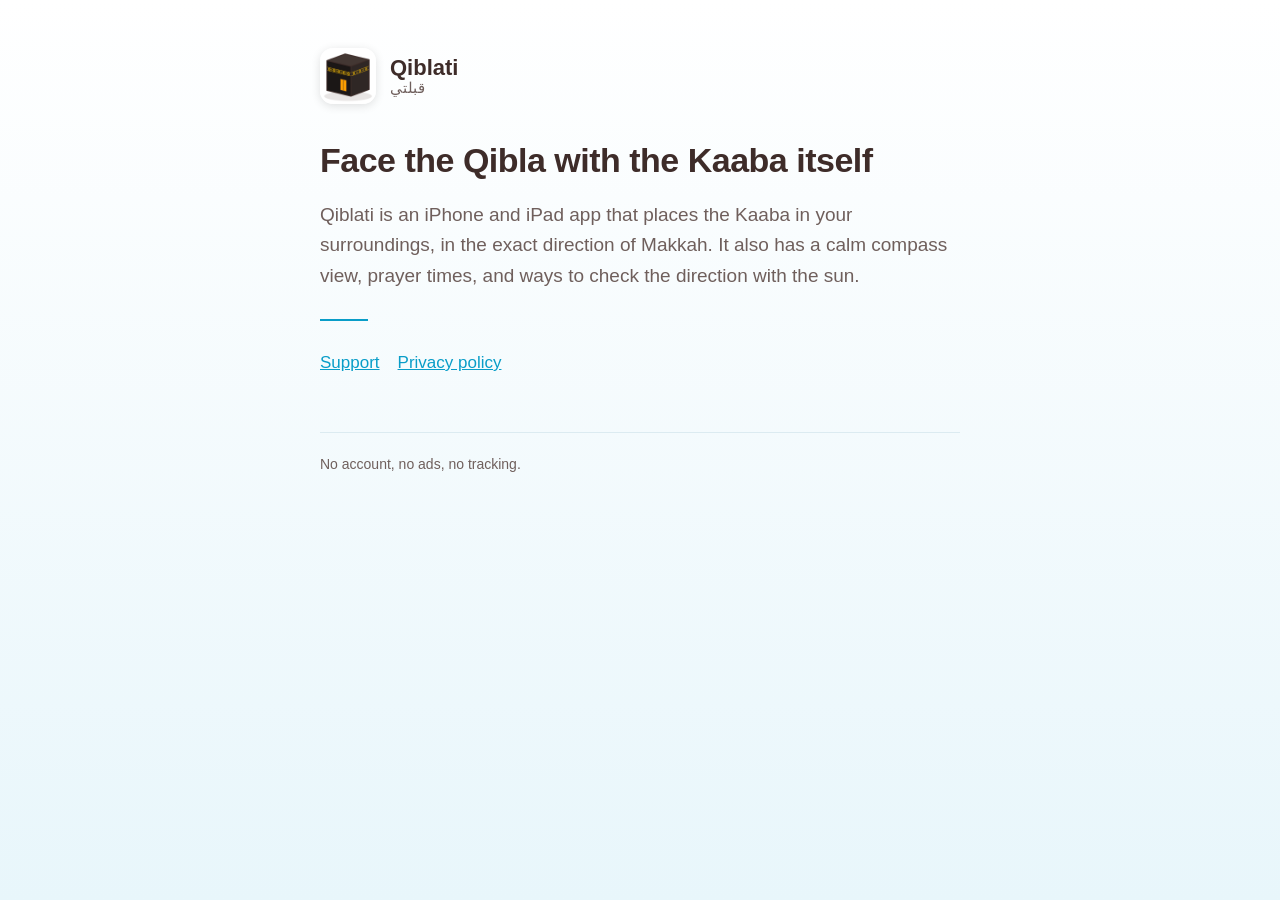
<file: index.html>
<!doctype html>
<html lang="en">
<head>
  <meta charset="utf-8">
  <meta name="viewport" content="width=device-width, initial-scale=1">
  <title>Qiblati · قبلتي</title>
  <meta name="description" content="Qiblati shows the Qibla by placing the Kaaba in your surroundings, with a compass, prayer times and ways to check the direction with the sun.">
  <link rel="icon" href="icon.png">
  <link rel="stylesheet" href="style.css">
</head>
<body>
<main>
  <header>
    <img src="icon.png" alt="">
    <div class="brand">Qiblati <span>قبلتي</span></div>
  </header>
  <h1>Face the Qibla with the Kaaba itself</h1>
  <p class="lede">Qiblati is an iPhone and iPad app that places the Kaaba in your surroundings, in the exact direction of Makkah. It also has a calm compass view, prayer times, and ways to check the direction with the sun.</p>
  <hr>
  <nav class="links">
    <a href="support/">Support</a>
    <a href="privacy/">Privacy policy</a>
  </nav>
  <footer>No account, no ads, no tracking.</footer>
</main>
</body>
</html>
</file>
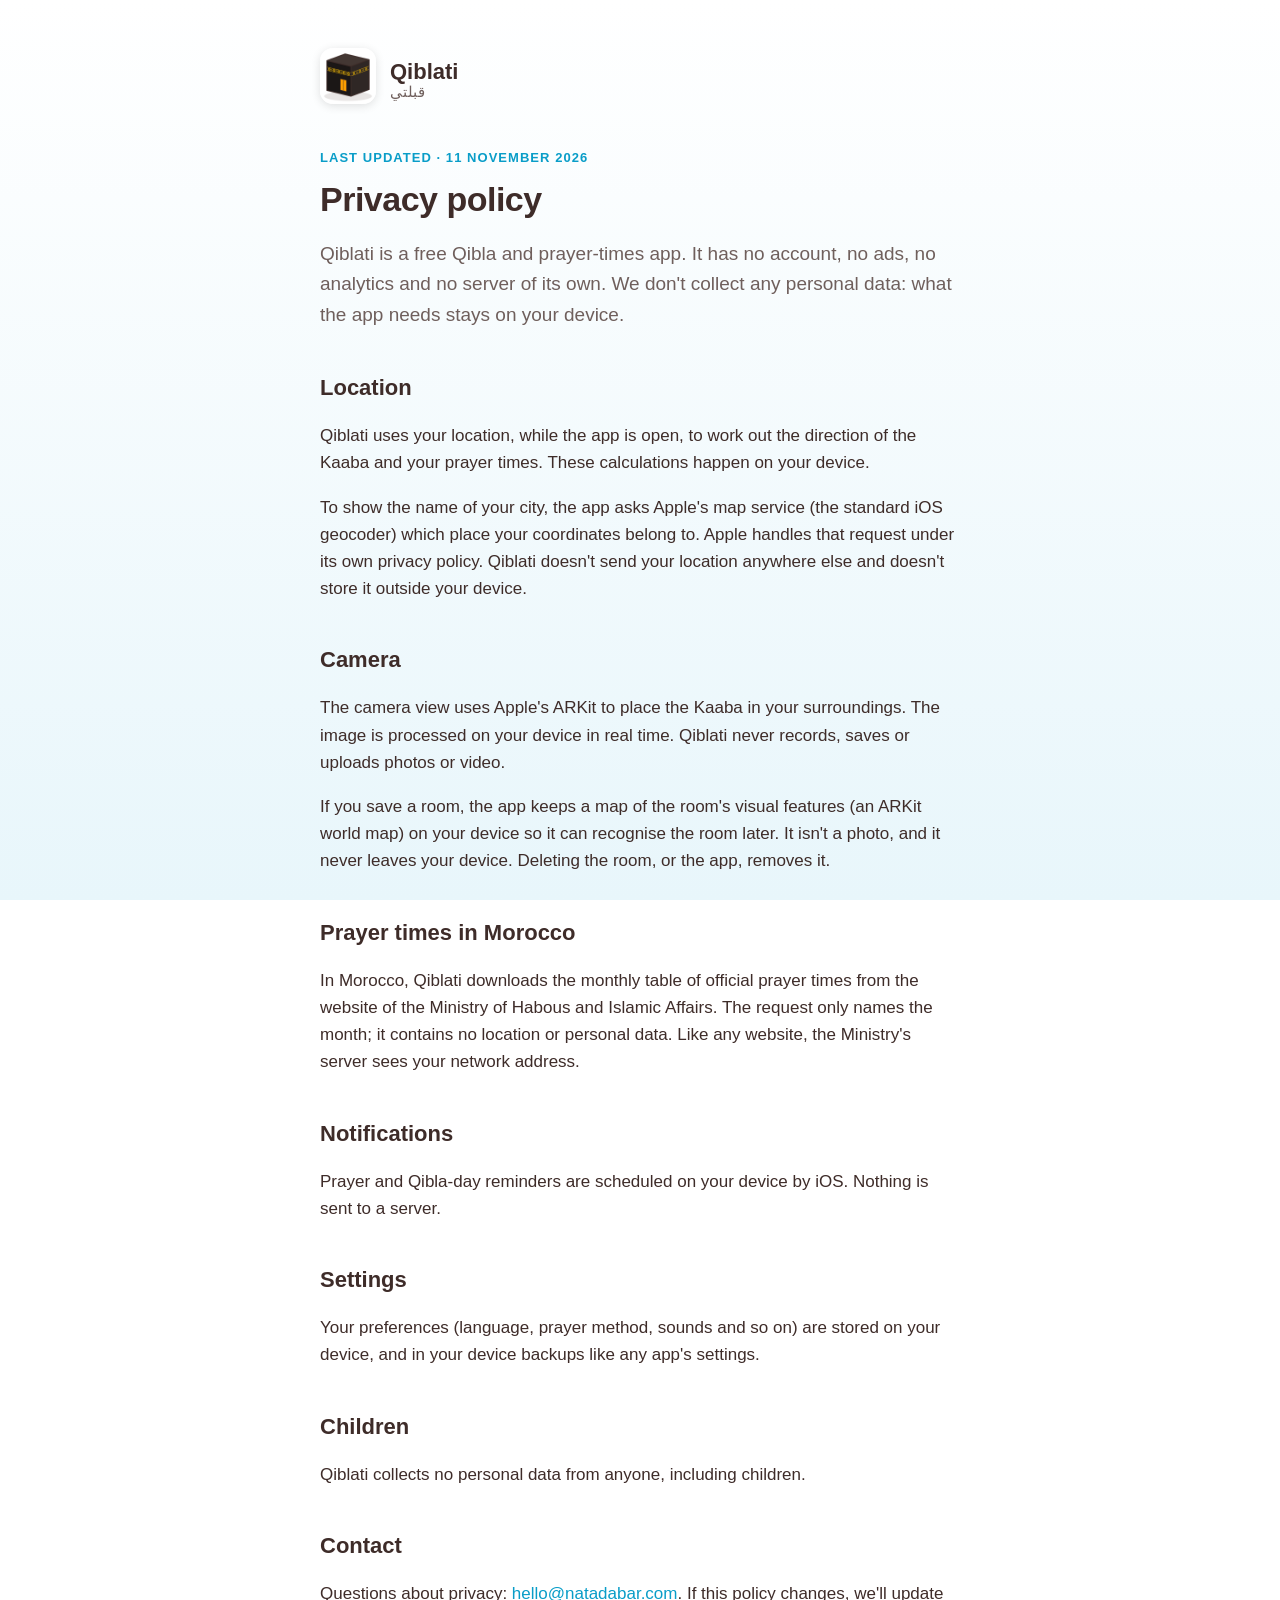
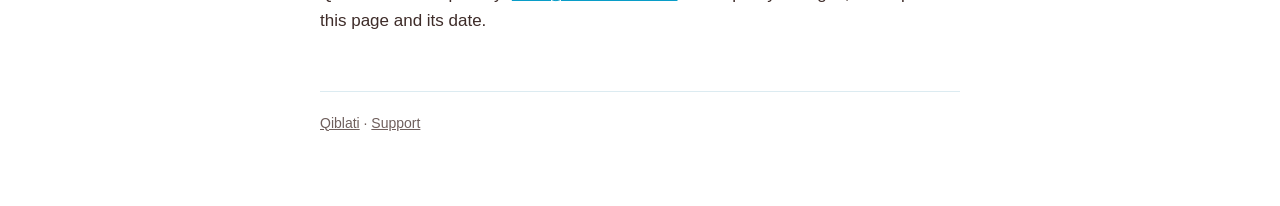
<file: privacy/index.html>
<!doctype html>
<html lang="en">
<head>
  <meta charset="utf-8">
  <meta name="viewport" content="width=device-width, initial-scale=1">
  <title>Qiblati privacy policy</title>
  <meta name="description" content="How Qiblati handles your location, camera and settings, plainly explained.">
  <link rel="icon" href="../icon.png">
  <link rel="stylesheet" href="../style.css">
</head>
<body>
<main>
  <header>
    <a href="../"><img src="../icon.png" alt=""></a>
    <a href="../" class="brand">Qiblati <span>قبلتي</span></a>
  </header>
  <p class="updated">Last updated · 11 November 2026</p>
  <h1>Privacy policy</h1>
  <p class="lede">Qiblati is a free Qibla and prayer-times app. It has no account, no ads, no analytics and no server of its own. We don't collect any personal data: what the app needs stays on your device.</p>

  <!-- Keep in sync with the app (spyamine/qiblati): its only network calls are Apple's reverse
       geocoding (CLGeocoder) and the monthly habous.gov.ma prayer-time table. -->

  <h2>Location</h2>
  <p>Qiblati uses your location, while the app is open, to work out the direction of the Kaaba and your prayer times. These calculations happen on your device.</p>
  <p>To show the name of your city, the app asks Apple's map service (the standard iOS geocoder) which place your coordinates belong to. Apple handles that request under its own privacy policy. Qiblati doesn't send your location anywhere else and doesn't store it outside your device.</p>

  <h2>Camera</h2>
  <p>The camera view uses Apple's ARKit to place the Kaaba in your surroundings. The image is processed on your device in real time. Qiblati never records, saves or uploads photos or video.</p>
  <p>If you save a room, the app keeps a map of the room's visual features (an ARKit world map) on your device so it can recognise the room later. It isn't a photo, and it never leaves your device. Deleting the room, or the app, removes it.</p>

  <h2>Prayer times in Morocco</h2>
  <p>In Morocco, Qiblati downloads the monthly table of official prayer times from the website of the Ministry of Habous and Islamic Affairs. The request only names the month; it contains no location or personal data. Like any website, the Ministry's server sees your network address.</p>

  <h2>Notifications</h2>
  <p>Prayer and Qibla-day reminders are scheduled on your device by iOS. Nothing is sent to a server.</p>

  <h2>Settings</h2>
  <p>Your preferences (language, prayer method, sounds and so on) are stored on your device, and in your device backups like any app's settings.</p>

  <h2>Children</h2>
  <p>Qiblati collects no personal data from anyone, including children.</p>

  <h2>Contact</h2>
  <p>Questions about privacy: <a href="mailto:hello@natadabar.com?subject=Qiblati%20privacy">hello@natadabar.com</a>. If this policy changes, we'll update this page and its date.</p>

  <footer><a href="../">Qiblati</a> · <a href="../support/">Support</a></footer>
</main>
</body>
</html>
</file>
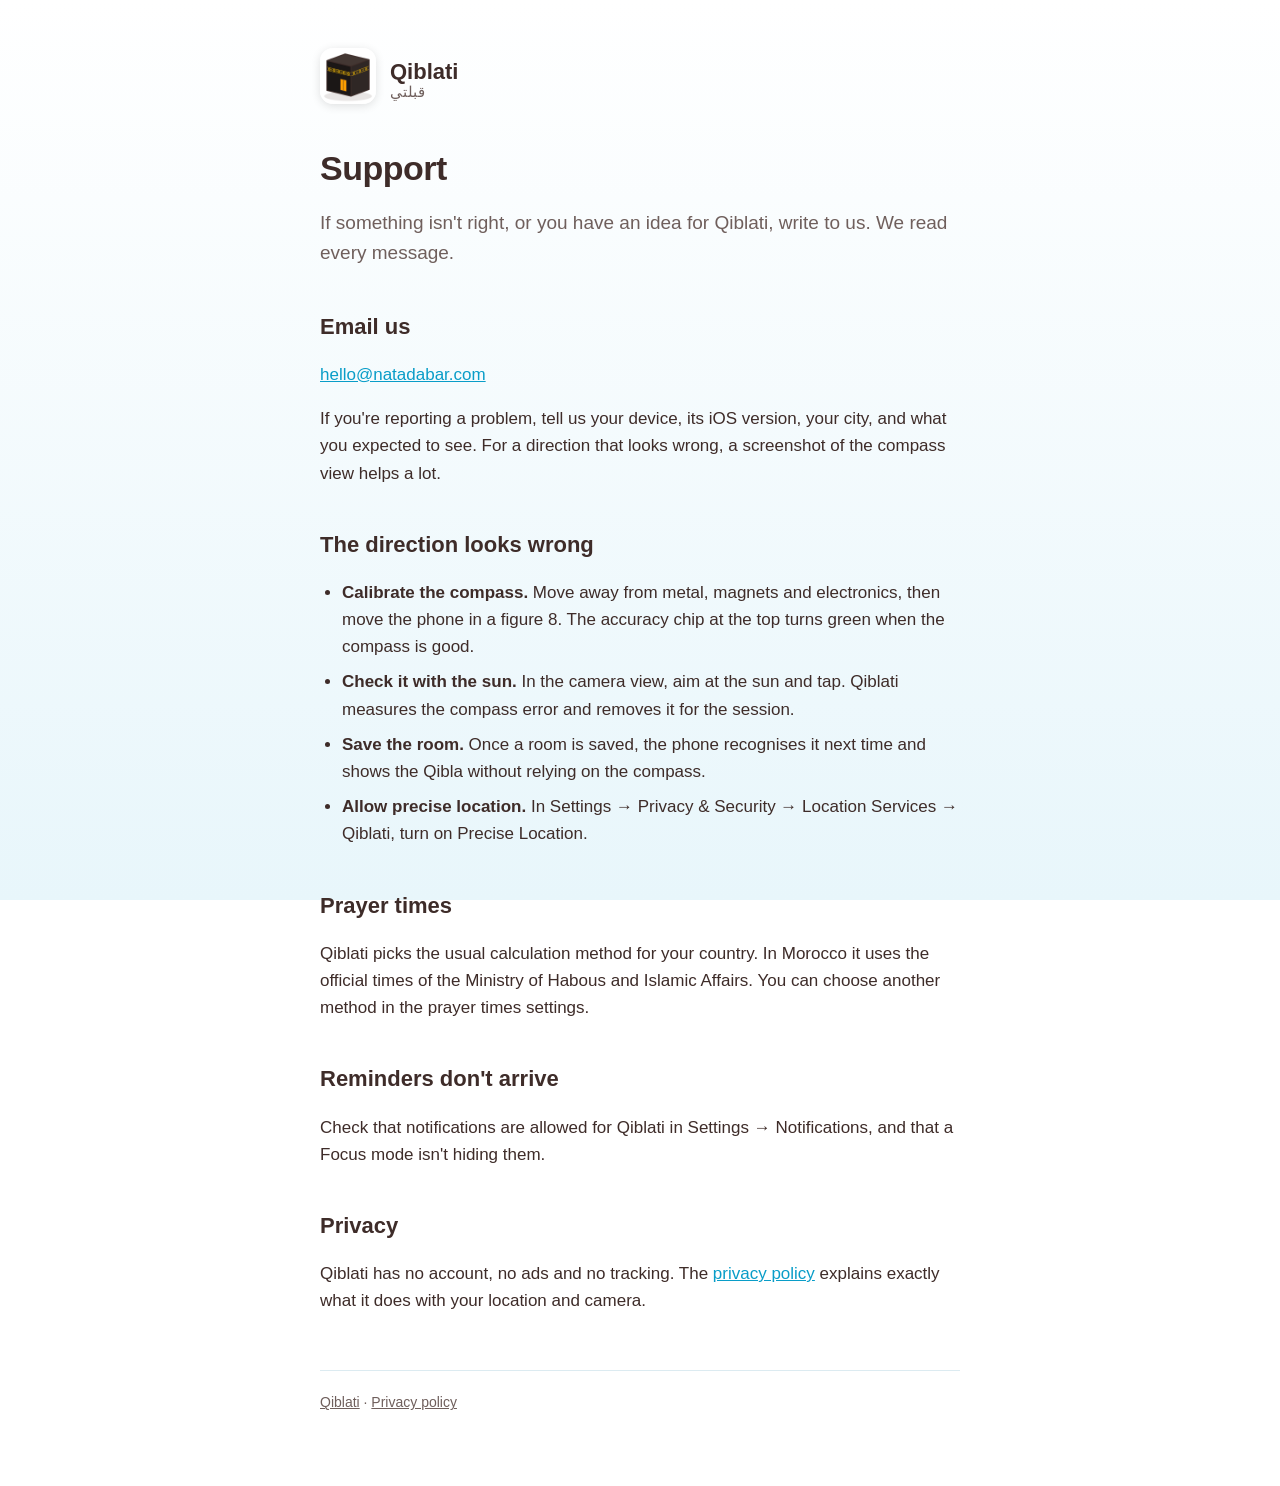
<file: support/index.html>
<!doctype html>
<html lang="en">
<head>
  <meta charset="utf-8">
  <meta name="viewport" content="width=device-width, initial-scale=1">
  <title>Qiblati support</title>
  <meta name="description" content="Get help with Qiblati, report a problem, or send us a note.">
  <link rel="icon" href="../icon.png">
  <link rel="stylesheet" href="../style.css">
</head>
<body>
<main>
  <header>
    <a href="../"><img src="../icon.png" alt=""></a>
    <a href="../" class="brand">Qiblati <span>قبلتي</span></a>
  </header>
  <h1>Support</h1>
  <p class="lede">If something isn't right, or you have an idea for Qiblati, write to us. We read every message.</p>

  <h2>Email us</h2>
  <p><a href="mailto:hello@natadabar.com?subject=Qiblati">hello@natadabar.com</a></p>
  <p>If you're reporting a problem, tell us your device, its iOS version, your city, and what you expected to see. For a direction that looks wrong, a screenshot of the compass view helps a lot.</p>

  <h2>The direction looks wrong</h2>
  <ul>
    <li><strong>Calibrate the compass.</strong> Move away from metal, magnets and electronics, then move the phone in a figure 8. The accuracy chip at the top turns green when the compass is good.</li>
    <li><strong>Check it with the sun.</strong> In the camera view, aim at the sun and tap. Qiblati measures the compass error and removes it for the session.</li>
    <li><strong>Save the room.</strong> Once a room is saved, the phone recognises it next time and shows the Qibla without relying on the compass.</li>
    <li><strong>Allow precise location.</strong> In Settings → Privacy &amp; Security → Location Services → Qiblati, turn on Precise Location.</li>
  </ul>

  <h2>Prayer times</h2>
  <p>Qiblati picks the usual calculation method for your country. In Morocco it uses the official times of the Ministry of Habous and Islamic Affairs. You can choose another method in the prayer times settings.</p>

  <h2>Reminders don't arrive</h2>
  <p>Check that notifications are allowed for Qiblati in Settings → Notifications, and that a Focus mode isn't hiding them.</p>

  <h2>Privacy</h2>
  <p>Qiblati has no account, no ads and no tracking. The <a href="../privacy/">privacy policy</a> explains exactly what it does with your location and camera.</p>

  <footer><a href="../">Qiblati</a> · <a href="../privacy/">Privacy policy</a></footer>
</main>
</body>
</html>
</file>
<file: style.css>
:root {
  --blue: #099dc8;
  --brown: #3e2c29;
  --ink: #3e2c29;
  --muted: #6f5f5c;
  --mist: #e8f6fb;
  --line: #dcebf1;
  --bg: #ffffff;
}
@media (prefers-color-scheme: dark) {
  :root {
    --ink: #f2ece9;
    --muted: #b9aeab;
    --mist: #10262f;
    --line: #23404b;
    --bg: #0b1418;
  }
}
* { box-sizing: border-box; }
body {
  margin: 0;
  background: linear-gradient(180deg, var(--bg) 0%, var(--mist) 100%) fixed;
  color: var(--ink);
  font: 17px/1.6 -apple-system, BlinkMacSystemFont, "Segoe UI", Roboto, "Helvetica Neue", Arial, sans-serif;
  min-height: 100vh;
}
main { max-width: 680px; margin: 0 auto; padding: 48px 20px 72px; }
header { display: flex; align-items: center; gap: 14px; margin-bottom: 36px; }
header img { width: 56px; height: 56px; border-radius: 13px; box-shadow: 0 2px 10px rgba(0,0,0,.12); }
header a { color: inherit; text-decoration: none; }
.brand { font-weight: 700; font-size: 22px; line-height: 1.1; }
.brand span { display: block; font-weight: 400; font-size: 15px; color: var(--muted); }
h1 { font-size: 34px; line-height: 1.2; margin: 0 0 8px; letter-spacing: -0.5px; }
.updated { color: var(--blue); font-size: 13px; font-weight: 600; text-transform: uppercase; letter-spacing: .08em; margin: 0 0 10px; }
.lede { font-size: 19px; color: var(--muted); }
h2 { font-size: 22px; margin: 40px 0 8px; }
a { color: var(--blue); }
ul { padding-left: 22px; }
li { margin: 8px 0; }
hr { border: 0; border-top: 2px solid var(--blue); width: 48px; margin: 28px 0; }
nav.links { display: flex; gap: 18px; flex-wrap: wrap; margin-top: 24px; }
footer { margin-top: 56px; padding-top: 20px; border-top: 1px solid var(--line); color: var(--muted); font-size: 14px; }
footer a { color: var(--muted); }
</file>
